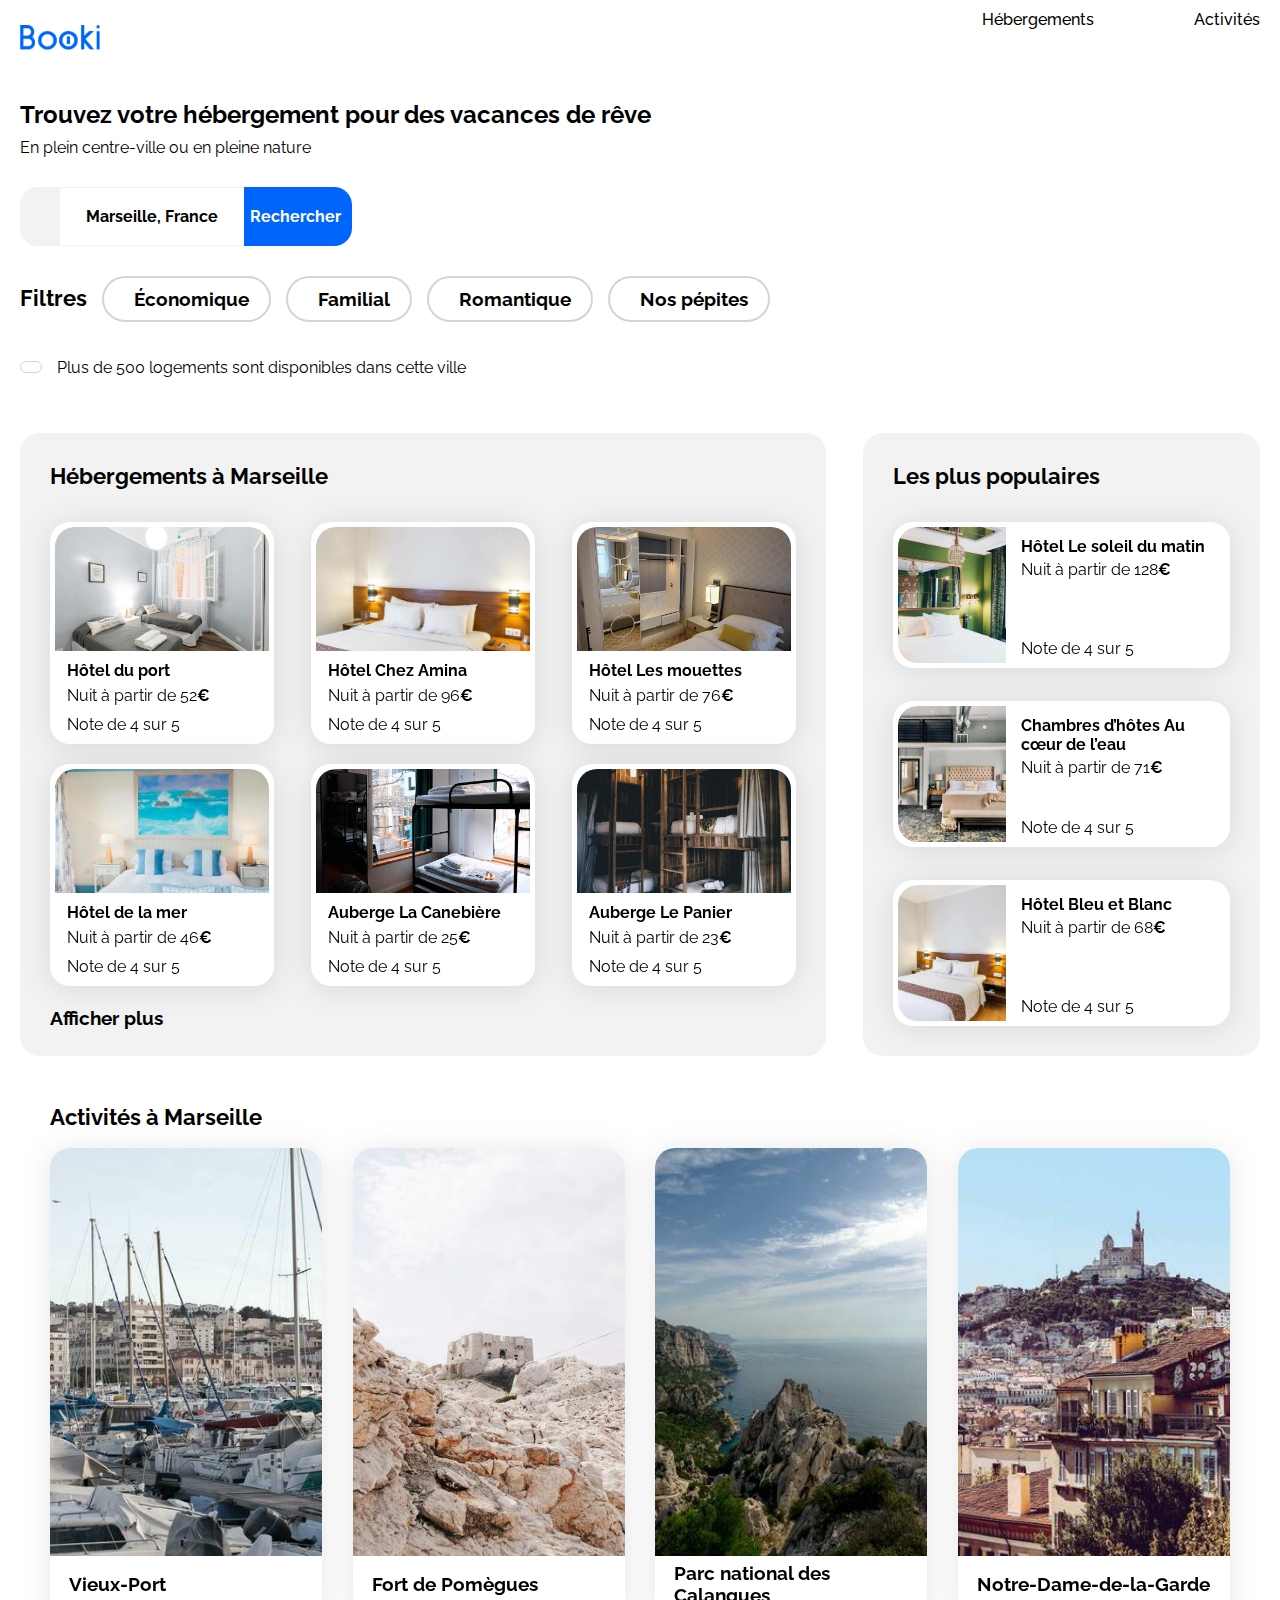
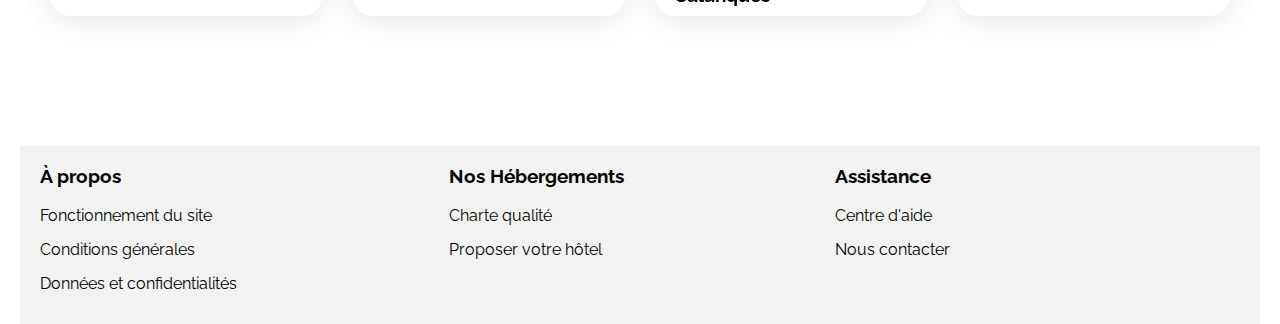
<file: index.html>
<!DOCTYPE html>
<html lang="fr">
  <head>
    <meta charset="UTF-8" />
    <meta name="viewport" content="width=device-width, initial-scale=1.0" />
    <title>Booki</title>
    <link
      rel="icon"
      type="image/svg+xtml"
      href="Fromentin_Elodie_3_images_180424/logo/Booki_onglet.png"
    />
    <link rel="preconnect" href="https://fonts.googleapis.com" />
    <link rel="preconnect" href="https://fonts.gstatic.com" crossorigin />
    <link
      href="https://fonts.googleapis.com/css2?family=Raleway:wght@400;500;700&display=swap"
      rel="stylesheet"
    />
    <link
      rel="stylesheet"
      href="https://cdnjs.cloudflare.com/ajax/libs/font-awesome/6.2.1/css/all.min.css"
      integrity="sha512-MV7K8+y+gLIBoVD59lQIYicR65iaqukzvf/nwasF0nqhPay5w/9lJmVM2hMDcnK1OnMGCdVK+iQrJ7lzPJQd1w=="
      crossorigin="anonymous"
      referrerpolicy="no-referrer"
    />
    <link rel="stylesheet" href="Fromentin_Elodie_2_CSS_180424/style.css" />
  </head>

  <body>
    <div class="main-container">
      <header>
        <img
          class="header-img"
          src="Fromentin_Elodie_3_images_180424/logo/Booki.png"
          alt="Logo Booki"
        />
        <h1>Booki</h1>
        <nav>
          <div class="a-hebergement">
            <a href="#h">Hébergements</a>
          </div>
          <div class="a-activite">
            <a href="#a">Activités</a>
          </div>
        </nav>
      </header>
      <main>
        <div class="nature-container">
          <h2 class="nature">
            Trouvez votre hébergement pour des vacances de rêve
          </h2>
          <p class="nature">En plein centre-ville ou en pleine nature</p>
        </div>
        <form method="get" action="#">
          <i class="fa-solid fa-location-dot"></i>
          <input type="text" value="Marseille, France" />
          <button>
            <span class="button-text">Rechercher</span>
            <i class="fa-solid fa-magnifying-glass"></i>
          </button>
        </form>

        <div class="filtres">
          <h3 class="filtre-title">Filtres</h3>
          <div class="filtres-content">
            <div class="filtre-ligne1">
              <div class="eco">
                <i
                  class="fa-solid fa-money-bill-wave"
                  style="color: #0065fc"
                ></i>
                <h3>Économique</h3>
              </div>
              <div class="family">
                <i class="fa-solid fa-person" style="color: #0065fc"></i>
                <h3>Familial</h3>
              </div>
            </div>
            <div class="filtre-ligne2">
              <div class="romantique">
                <i class="fa-solid fa-heart" style="color: #0065fc"></i>
                <h3>Romantique</h3>
              </div>
              <div class="pepites">
                <i class="fa-solid fa-fire" style="color: #0065fc"></i>
                <h3>Nos pépites</h3>
              </div>
            </div>
          </div>
        </div>
        <div class="info">
          <i class="fa-solid fa-info" style="color: #0065fc"></i>
          <p>Plus de 500 logements sont disponibles dans cette ville</p>
        </div>

        <div class="hebergements-and-populaires">
          <section class="hebergements" id="h">
            <h2 class="hebergement-title">Hébergements à Marseille</h2>
            <div class="hébergement-cards">
              <a class="a" href="#">
                <article class="hcard">
                  <img
                    class="himg"
                    src="Fromentin_Elodie_3_images_180424/hebergements/fred-kleber.jpg"
                    alt="Image de la chambre d'hôtel lumineuse montrant deux lits simples"
                  />
                  <div class="hcard-content">
                    <div class="card-txt">
                      <h3 class="hcard-title">Hôtel du port</h3>
                      <p class="hcard-subtitle">
                        Nuit à partir de 52<span class="euro">€</span>
                      </p>
                    </div>
                    <div class="hcard-rating">
                      <i class="hfa-xs fa-solid fa-star" aria-hidden="true"></i>
                      <i class="hfa-xs fa-solid fa-star" aria-hidden="true"></i>
                      <i class="hfa-xs fa-solid fa-star" aria-hidden="true"></i>
                      <i class="hfa-xs fa-solid fa-star" aria-hidden="true"></i>
                      <i
                        class="hfa-xs fa-solid fa-star neutral-star"
                        aria-hidden="true"
                      ></i>
                      <span class="sr-only">Note de 4 sur 5</span>
                    </div>
                  </div>
                </article>
              </a>

              <a class="a" href="#">
                <article class="hcard">
                  <img
                    class="himg"
                    src="Fromentin_Elodie_3_images_180424/hebergements/febrian-zakaria2.jpg"
                    alt="Image de la chambre d'hôtel lumineuse montrant deux lits simples et un bureau"
                  />
                  <div class="hcard-content">
                    <div class="card-txt">
                      <h3 class="hcard-title">Hôtel Chez Amina</h3>
                      <p class="hcard-subtitle">
                        Nuit à partir de 96<span class="euro">€</span>
                      </p>
                    </div>
                    <div class="hcard-rating">
                      <i class="hfa-xs fa-solid fa-star" aria-hidden="true"></i>
                      <i class="hfa-xs fa-solid fa-star" aria-hidden="true"></i>
                      <i class="hfa-xs fa-solid fa-star" aria-hidden="true"></i>
                      <i class="hfa-xs fa-solid fa-star" aria-hidden="true"></i>
                      <i
                        class="hfa-xs fa-solid fa-star neutral-star"
                        aria-hidden="true"
                      ></i>
                      <span class="sr-only">Note de 4 sur 5</span>
                    </div>
                  </div>
                </article>
              </a>
              <a class="a" href="#">
                <article class="hcard">
                  <img
                    class="himg"
                    src="Fromentin_Elodie_3_images_180424/hebergements/reisetopia.jpg"
                    alt="Image de la chambre d'hôtel montrant un lit double et un grand placard avec miroir"
                  />
                  <div class="hcard-content">
                    <div class="card-txt">
                      <h3 class="hcard-title">Hôtel Les mouettes</h3>
                      <p class="hcard-subtitle">
                        Nuit à partir de 76<span class="euro">€</span>
                      </p>
                    </div>
                    <div class="hcard-rating">
                      <i class="hfa-xs fa-solid fa-star" aria-hidden="true"></i>
                      <i class="hfa-xs fa-solid fa-star" aria-hidden="true"></i>
                      <i class="hfa-xs fa-solid fa-star" aria-hidden="true"></i>
                      <i class="hfa-xs fa-solid fa-star" aria-hidden="true"></i>
                      <i
                        class="hfa-xs fa-solid fa-star neutral-star"
                        aria-hidden="true"
                      ></i>
                      <span class="sr-only">Note de 4 sur 5</span>
                    </div>
                  </div>
                </article>
              </a>

              <a class="a" href="#">
                <article class="hcard">
                  <img
                    class="himg"
                    src="Fromentin_Elodie_3_images_180424/hebergements/annie-spratt.jpg"
                    alt="Image de la chambre d'hôtel lumineuse montrant un lit double"
                  />
                  <div class="hcard-content">
                    <div class="card-txt">
                      <h3 class="hcard-title">Hôtel de la mer</h3>
                      <p class="hcard-subtitle">
                        Nuit à partir de 46<span class="euro">€</span>
                      </p>
                    </div>
                    <div class="hcard-rating">
                      <i class="hfa-xs fa-solid fa-star" aria-hidden="true"></i>
                      <i class="hfa-xs fa-solid fa-star" aria-hidden="true"></i>
                      <i class="hfa-xs fa-solid fa-star" aria-hidden="true"></i>
                      <i class="hfa-xs fa-solid fa-star" aria-hidden="true"></i>
                      <i
                        class="hfa-xs fa-solid fa-star neutral-star"
                        aria-hidden="true"
                      ></i>
                      <span class="sr-only">Note de 4 sur 5</span>
                    </div>
                  </div>
                </article>
              </a>
              <a class="a" href="#">
                <article class="hcard">
                  <img
                    class="himg"
                    src="Fromentin_Elodie_3_images_180424/hebergements/marcus-loke.jpg"
                    alt="Image de la chambre d'hôtel montrant un lit superposé"
                  />
                  <div class="hcard-content">
                    <div class="card-txt">
                      <h3 class="hcard-title">Auberge La Canebière</h3>
                      <p class="hcard-subtitle">
                        Nuit à partir de 25<span class="euro">€</span>
                      </p>
                    </div>
                    <div class="hcard-rating">
                      <i class="hfa-xs fa-solid fa-star" aria-hidden="true"></i>
                      <i class="hfa-xs fa-solid fa-star" aria-hidden="true"></i>
                      <i class="hfa-xs fa-solid fa-star" aria-hidden="true"></i>
                      <i class="hfa-xs fa-solid fa-star" aria-hidden="true"></i>
                      <i
                        class="hfa-xs fa-solid fa-star neutral-star"
                        aria-hidden="true"
                      ></i>
                      <span class="sr-only">Note de 4 sur 5</span>
                    </div>
                  </div>
                </article>
              </a>
              <a class="a" href="#">
                <article class="hcard">
                  <img
                    class="himg"
                    src="Fromentin_Elodie_3_images_180424/hebergements/nicate-lee.jpg"
                    alt="Image de la chambre d'hôtel montrant deux lits superposés"
                  />
                  <div class="hcard-content">
                    <div class="card-txt">
                      <h3 class="hcard-title">Auberge Le Panier</h3>
                      <p class="hcard-subtitle">
                        Nuit à partir de 23<span class="euro">€</span>
                      </p>
                    </div>
                    <div class="hcard-rating">
                      <i class="hfa-xs fa-solid fa-star" aria-hidden="true"></i>
                      <i class="hfa-xs fa-solid fa-star" aria-hidden="true"></i>
                      <i class="hfa-xs fa-solid fa-star" aria-hidden="true"></i>
                      <i class="hfa-xs fa-solid fa-star" aria-hidden="true"></i>
                      <i
                        class="hfa-xs fa-solid fa-star neutral-star"
                        aria-hidden="true"
                      ></i>
                      <span class="sr-only">Note de 4 sur 5</span>
                    </div>
                  </div>
                </article>
              </a>
            </div>
            <h3 class="h">Afficher plus</h3>
          </section>

          <section class="populaires">
            <div class="populaires-title">
              <h2 class="section-title">Les plus populaires</h2>
              <i class="fa-solid fa-chart-line" aria-hidden="true"></i>
            </div>
            <div class="populaires-cards">
              <a href="#">
                <article class="card">
                  <img
                    src="./Fromentin_Elodie_3_images_180424/hebergements/emile-guillemot.jpg"
                    alt="Image de la chambre d'hôtel montrant un lit double"
                  />
                  <div class="card-content">
                    <div class="card-txt">
                      <h3 class="card-title">Hôtel Le soleil du matin</h3>
                      <p class="card-subtitle">
                        Nuit à partir de 128<span class="euro">€</span>
                      </p>
                    </div>
                    <div class="card-rating">
                      <i class="fa-xs fa-solid fa-star" aria-hidden="true"></i>
                      <i class="fa-xs fa-solid fa-star" aria-hidden="true"></i>
                      <i class="fa-xs fa-solid fa-star" aria-hidden="true"></i>
                      <i class="fa-xs fa-solid fa-star" aria-hidden="true"></i>
                      <i
                        class="fa-xs fa-solid fa-star neutral-star"
                        aria-hidden="true"
                      ></i>
                      <span class="sr-only">Note de 4 sur 5</span>
                    </div>
                  </div>
                </article>
              </a>
              <a href="#">
                <article class="card">
                  <img
                    src="./Fromentin_Elodie_3_images_180424/hebergements/aw-creative.jpg"
                    alt="Image de la chambre d'hôtel montrant un lit double"
                  />
                  <div class="card-content">
                    <div class="card-txt">
                      <h3 class="card-title">
                        Chambres d’hôtes Au cœur de l’eau
                      </h3>
                      <p class="card-subtitle">
                        Nuit à partir de 71<span class="euro">€</span>
                      </p>
                    </div>
                    <div class="card-rating">
                      <i class="fa-xs fa-solid fa-star" aria-hidden="true"></i>
                      <i class="fa-xs fa-solid fa-star" aria-hidden="true"></i>
                      <i class="fa-xs fa-solid fa-star" aria-hidden="true"></i>
                      <i class="fa-xs fa-solid fa-star" aria-hidden="true"></i>
                      <i
                        class="fa-xs fa-solid fa-star neutral-star"
                        aria-hidden="true"
                      ></i>
                      <span class="sr-only">Note de 4 sur 5</span>
                    </div>
                  </div>
                </article>
              </a>
              <a href="#">
                <article class="card">
                  <img
                    src="./Fromentin_Elodie_3_images_180424/hebergements/febrian-zakaria2.jpg"
                    alt="Image de la chambre d'hôtel montrant un lit double"
                  />
                  <div class="card-content">
                    <div class="card-txt">
                      <h3 class="card-title">Hôtel Bleu et Blanc</h3>
                      <p class="card-subtitle">
                        Nuit à partir de 68<span class="euro">€</span>
                      </p>
                    </div>
                    <div class="card-rating">
                      <i class="fa-xs fa-solid fa-star" aria-hidden="true"></i>
                      <i class="fa-xs fa-solid fa-star" aria-hidden="true"></i>
                      <i class="fa-xs fa-solid fa-star" aria-hidden="true"></i>
                      <i class="fa-xs fa-solid fa-star" aria-hidden="true"></i>
                      <i
                        class="fa-xs fa-solid fa-star neutral-star"
                        aria-hidden="true"
                      ></i>
                      <span class="sr-only">Note de 4 sur 5</span>
                    </div>
                  </div>
                </article>
              </a>
            </div>
          </section>
        </div>
        <section class="activites" id="a">
          <h2 class="activite-title">Activités à Marseille</h2>
          <div class="activite-card">
            <a class="a" href="#">
              <article class="acard">
                <img
                  class="aimg"
                  src="Fromentin_Elodie_3_images_180424/activites/reno-laithienne.jpg"
                  alt="Image du Vieux-Port de Marseille montrant les bateaux"
                />

                <div class="activite-card-txt">
                  <h3 class="acard-title">Vieux-Port</h3>
                </div>
              </article>
            </a>
            <a class="a" href="#">
              <article class="acard">
                <img
                  class="aimg"
                  src="Fromentin_Elodie_3_images_180424/activites/paul-hermann.jpg"
                  alt="Image du Fort de Pomègues"
                />

                <div class="activite-card-txt">
                  <h3 class="acard-title">Fort de Pomègues</h3>
                </div>
              </article>
            </a>
            <a class="a" href="#">
              <article class="acard">
                <img
                  class="aimg"
                  src="Fromentin_Elodie_3_images_180424/activites/kilyan-sockalingum.jpg"
                  alt="Image d'une calanque, vue sur la mer et l'horizon"
                />

                <div class="activite-card-txt">
                  <h3 class="acard-title">Parc national des Calanques</h3>
                </div>
              </article>
            </a>
            <a class="a" href="#">
              <article class="acard">
                <img
                  class="aimg"
                  src="Fromentin_Elodie_3_images_180424/activites/florian-wehde.jpg"
                  alt="Image de Notre-Dame-de-la-Garde surplombant Marseille"
                />

                <div class="activite-card-txt">
                  <h3 class="acard-title">Notre-Dame-de-la-Garde</h3>
                </div>
              </article>
            </a>
          </div>
        </section>
      </main>
      <footer>
        <div class="footer">
          <div class="a_propos">
            <h3>À propos</h3>
            <ul>
              <li><a href="#">Fonctionnement du site</a></li>
              <li><a href="#">Conditions générales</a></li>
              <li><a href="#">Données et confidentialités</a></li>
            </ul>
          </div>
          <div class="nos_hebergements">
            <h3>Nos Hébergements</h3>
            <ul>
              <li><a href="#">Charte qualité</a></li>
              <li><a href="#">Proposer votre hôtel</a></li>
            </ul>
          </div>
          <div class="assistance">
            <h3>Assistance</h3>
            <ul>
              <li><a href="#">Centre d'aide</a></li>
              <li><a href="#">Nous contacter</a></li>
            </ul>
          </div>
        </div>
      </footer>
    </div>
  </body>
</html>
</file>
<file: Fromentin_Elodie_2_CSS_180424/style.css>
/***************************** General ************************/
* {
  font-family: "Raleway", sans-serif;
}

:root {
  --main-color: #0065fc;
  --main-bg-color: #f2f2f2;
  --filter-bg-color: #deebff;
}
.fa-solid {
  color: var(--main-color);
}
body {
  margin: auto;
  justify-content: center;
  padding-left: 20px;
  padding-right: 20px;
  max-width: 1440px;
  min-width: 375px;
}

h1 {
  display: none;
}

a {
  color: inherit;
  text-decoration: none;
}

.section-title {
  margin: 0;
  font-size: 22px;
}

.card {
  background-color: white;
  border-radius: 20px;
  padding: 5px;
  filter: drop-shadow(0px 3px 15px rgba(0, 0, 0, 0.1));
}

.card img {
  object-fit: cover;
}

.card-title {
  font-size: 16px;
}

.euro {
  font-weight: 700;
}

.neutral-star {
  color: var(--main-bg-color);
}

/***************************** Header **********************************/
header {
  display: flex;
  justify-content: space-between;
  align-items: flex-start;
  padding-bottom: 30px;
}

nav {
  display: flex;
  align-items: center;
  margin-top: 0px;
  gap: 100px;
}

nav .a-hebergement:hover,
nav .a-activite:hover {
  color: #0065fc;
  border-top: 2px solid #0065fc;
  display: flex;
  align-items: flex-start;
}
/*** lien vers la section hebergement, lien vers la section activité***/
.a-hebergement,
.a-activite {
  font-weight: 500;
  padding-top: 10px;
}

.header-img {
  height: 25px;
  padding-top: 25px;
}

.main-container {
  width: 100%;
}

/******************************** Centre ville ou nature *******************************/

/***titre "trouvez votre hébergement..."***/
h2.nature {
  margin-bottom: 0px;
}
/*** paragraphe "centre-ville ou..."***/
p.nature {
  margin-top: 9px;
}

/********************************** Formulaire *******************************************/

form {
  background-color: #f2f2f2;
  display: flex;
  width: fit-content;
  margin-top: 30px;
  margin-bottom: 30px;
  border-radius: 18px;
  flex-direction: row;
  flex-wrap: wrap;
  align-content: center;
  justify-content: space-between;
  align-items: center;
  height: 59px;
}

input {
  border-style: none;
  margin-top: 0px;
  margin-bottom: 0px;
  text-align: center;
  height: 55px;
  width: 180px;
  font-size: 1em;
  color: black;
  margin-block-start: 1em;
  margin-block-end: 1em;
  margin-inline-start: 0px;
  margin-inline-end: 0px;
  font-weight: bold;
  unicode-bidi: isolate;
}

i.fa-solid.fa-location-dot {
  color: black;
  padding-left: 20px;
  padding-right: 20px;
}

button {
  display: flex;
  align-items: center;
  width: 108px;
  font-weight: bold;
  font-size: 1em;
  border: none;
  height: 59px;
  background-color: #0065fc;
  color: white;
  font-weight: bold;
  border-radius: 0px 18px 18px 0px;
  align-items: center;
  cursor: pointer;
}
/***utilisé uniquement dans les media queries***/
.fa-solid.fa-magnifying-glass {
  border: none;
  visibility: hidden;
  width: 0;
}
/********************************* Filtres ******************************/

.filtres {
  display: flex;
  align-items: center;
}
.filtres-content {
  display: flex;
  justify-content: flex-start;
  margin-bottom: 20px;
  gap: 15px;
  align-items: center;
}

.filtre-title {
  margin-top: 0px;
  padding-right: 15px;
  font-size: 22px;
}

.filtre-ligne1,
.filtre-ligne2 {
  display: flex;
  gap: 15px;
}
.eco,
.family,
.romantique,
.pepites {
  display: flex;
  justify-content: space-around;
  align-items: center;
  border: 2.5px solid #d4d4d4;
  border-radius: 30px;
  padding: 0px 20px;
}

i.fa-solid.fa-money-bill-wave,
i.fa-solid.fa-person,
i.fa-solid.fa-heart,
i.fa-solid.fa-fire {
  padding-right: 10px;
}
.eco h3,
.family h3,
.romantique h3,
.pepites h3 {
  margin-top: 10px;
  margin-bottom: 10px;
}
.eco:hover,
.family:hover,
.romantique:hover,
.pepites:hover {
  background-color: #deebff;
  text-decoration: none;
}

/********************************* Info **********************************/

.info {
  display: flex;
  align-items: center;
  margin-bottom: 40px;
  gap: 5px;
}
.info p {
  padding-left: 10px;
}
i.fa-solid.fa-info {
  padding: 0px 10px;
  border: 1.5px solid #d4d4d4;
  border-radius: 90px;
  padding: 5px 10px;
}

/********************* Hebergements And Populaires *********************/
.hebergements-and-populaires {
  display: flex;
  justify-content: space-between;
  max-width: 1440px;
}

.hebergements-and-populaires section {
  padding: 30px;
  box-sizing: border-box;
}

/*************************** Hebergements ****************************/
.hebergements {
  background-color: #f2f2f2;
  border-radius: 20px;
  width: 65%;
  height: 623px;
}

.hebergement-title {
  margin-top: 0px;
  margin-bottom: 33px;
  font-size: 22px;
}

.hébergement-cards {
  display: flex;
  flex-wrap: wrap;
  justify-content: space-between;
  height: 485px;
}
/***container cartes hébergement prise individuellement***/
.a {
  color: inherit;
  text-decoration: none;
  width: 30%;
}
/***contenu cartes hébergement prise individuellement***/
.hcard {
  background-color: white;
  border-radius: 20px;
  padding: 5px;
  filter: drop-shadow(0px 3px 15px rgba(0, 0, 0, 0.1));
  display: flex;
  flex-direction: column;
  align-content: flex-start;
}

.hcard-content {
  padding-left: 12px;
}

.hcard-title {
  font-size: 16px;
  margin-top: 10px;
  margin-bottom: 6px;
  white-space: nowrap;
  overflow: hidden;
  text-overflow: ellipsis;
}

.hcard-subtitle {
  margin: 0;
}

.hcard-rating {
  padding-top: 10px;
  margin-bottom: 5px;
}
/***étoiles hébergement***/
.hfa-xs {
  font-size: 0.9em;
  line-height: 0.08333em;
  vertical-align: 0.125em;
}
/*** image hébergement***/
.himg {
  height: 124px;
  width: 100%;
  border-radius: 20px 20px 0px 0px;
  object-fit: cover;
}
/*** mention "afficher plus"***/
h3.h {
  margin-top: 0px;
  margin-bottom: 20px;
  cursor: pointer;
}

/*************************** Populaires *******************************/

.populaires {
  width: 32%;
  background-color: #f2f2f2;
  border-radius: 20px;
}

.populaires-title {
  display: flex;
  justify-content: space-between;
  align-items: center;
}

.populaires-cards .card {
  display: flex;
  margin-top: 33px;
}

.populaires-cards img {
  width: 33%;
  height: 136px;
  border-top-left-radius: 20px;
  border-bottom-left-radius: 20px;
}

.populaires-cards .card-content {
  width: 67%;
  padding-left: 15px;
  display: flex;
  flex-direction: column;
  justify-content: space-between;
  box-sizing: border-box;
}

.populaires-cards .card-title {
  margin-top: 10px;
  margin-bottom: 4px;
}

.populaires-cards .card-subtitle {
  margin: 0;
}

.populaires-cards .card-rating {
  margin-bottom: 5px;
}

/****************************** Activités ***************************/
/*** container activité***/
.activites {
  padding: 30px;
  box-sizing: border-box;
  max-width: 1440px;
}

.activite-title {
  display: flex;
  justify-content: space-between;
  align-items: center;
  font-size: 22px;
}
/***container cartes activités***/
.activite-card {
  display: flex;
  justify-content: flex-start;
  gap: 30px;
}
/*** cartes activités prise individuellement***/
.acard {
  display: flex;
  flex-direction: column;
  height: 468px;
  width: 99.9%;
  background-color: white;
  border-radius: 20px;
  filter: drop-shadow(0px 3px 15px rgba(0, 0, 0, 0.1));
  margin-bottom: 30px;
}

.activite-card-txt {
  height: 55px;
  display: flex;
  align-items: center;
}

.aimg {
  height: 408px;
  width: 100%;
  object-fit: cover;
  border-radius: 20px 20px 0px 0px;
}

.acard-title {
  display: flex;
  padding: 19px;
  margin-top: 0px;
  margin-bottom: 0px;
  border-radius: 0px 0px 20px 20px;
}

/******************************* Footer *******************************/

.footer {
  background-color: #f2f2f2;
  box-sizing: border-box;
  display: flex;
  justify-content: space-between;
  padding: 0px 25% 0px 20px;
  margin-top: 70px;
}

li {
  list-style: none;
  padding-bottom: 15px;
}

ul {
  padding: 0;
}

/********************************************* Media queries ***************************************/

/***************** Medium devices (tablets, less/equal than 1024px) ******************/

@media screen and (max-width: 1024px) {
  body {
    max-width: 1024px;
    min-width: 769px;
  }

  nav {
    gap: 60px;
  }

  .filtres {
    display: flex;
    flex-direction: column;
    align-items: flex-start;
  }

  .hebergements-and-populaires {
    flex-direction: column;
  }

  .hebergements {
    width: 100%;
  }

  .populaires {
    width: 100%;
    margin-top: 50px;
  }

  .populaires-cards {
    display: flex;
    flex-direction: row;
    justify-content: space-between;
  }

  .populaires-cards a {
    width: 30%;
  }

  .populaires-cards .card-title {
    font-size: 14px;
  }

  .populaires-cards .card-subtitle {
    font-size: 13px;
  }

  .aimg {
    height: 208px;
  }

  .acard {
    height: 268px;
  }

  .footer {
    gap: 15px;
    padding: 0px 15% 0px 20px;
  }
}

/***************** Small devices (phones, less than 768px) ****************/

@media screen and (max-width: 768px) {
  body {
    max-width: 768px;
    min-width: 375px;
    padding: 0;
  }

  header {
    display: flex;
    align-items: center;
    flex-direction: column;
  }

  nav {
    display: flex;
    flex-direction: row;
    width: 100%;
    gap: 0;
    justify-content: space-around;
  }

  .a-hebergement,
  .a-activite {
    width: 50%;
    display: flex;
    justify-content: center;
    padding-top: 20px;
    padding-bottom: 10px;
  }

  nav .a-hebergement:hover,
  nav .a-activite:hover {
    color: #0065fc;
    border-bottom: 2px solid #0065fc;
    border-top: none;
  }

  .nature-container {
    margin: auto;
    display: flex;
    flex-direction: column;
    flex-wrap: wrap;
    padding: 0px 15px 0px 15px;
  }

  h2.nature {
    display: flex;
    flex-wrap: wrap;
    flex-direction: column;
  }

  form {
    background: none;
    display: flex;
    flex-wrap: nowrap;
    margin: auto;
    justify-content: flex-start;
    padding-left: 15px;
    width: 93%;
    max-width: 93%;
    margin-left: 0px;
    height: 40px;
  }

  input {
    height: 36px;
    width: 80%;
    min-width: 69%;
    border-top: 1px solid #f2f2f2;
    border-bottom: 1px solid #f2f2f2;
  }

  .fa-solid.fa-location-dot {
    background-color: #f2f2f2;
    padding: 12px 20px 12px 20px;
    border-radius: 18px 0px 0px 18px;
  }

  button {
    display: flex;
    justify-content: center;
    height: 40px;
    width: 10%;
    max-width: 16px;
    min-width: 40px;
    padding: 1px 0px 1px 0px;
    border-radius: 13px;
    margin-left: -10px;
  }

  button:hover {
    filter: drop-shadow(0px 4px 5px #777676);
  }

  .button-text {
    visibility: hidden;
    width: 0;
    padding: 0;
  }

  .fa-solid.fa-magnifying-glass {
    visibility: visible;
    width: 16px;
    color: white;
    background-color: #0065fc;
    display: flex;
    align-items: center;
    justify-content: center;
  }

  .filtres {
    padding: 20px 15px 0px 15px;
  }

  .filtres-content {
    display: flex;
    flex-wrap: wrap;
  }

  .filtre-ligne1,
  .filtre-ligne2 {
    display: flex;
    justify-content: space-between;
    width: 100%;
  }

  .eco,
  .family,
  .romantique,
  .pepites {
    display: flex;
    justify-content: center;
    width: 43%;
  }

  .eco h3,
  .family h3,
  .romantique h3,
  .pepites h3 {
    font-size: 16px;
  }

  .info {
    padding-left: 15px;
    margin-bottom: 0;
  }

  .hebergements-and-populaires {
    display: flex;
    flex-direction: column-reverse;
  }

  .hebergements {
    background-color: white;
    display: flex;
    flex-direction: column;
    height: auto;
  }

  .hebergement-title {
    display: flex;
    flex-direction: column;
    margin-bottom: 0;
  }

  .hébergement-cards {
    display: block;
    flex-direction: column;
    flex-wrap: nowrap;
    height: auto;
  }

  .hcard {
    margin-top: 15px;
  }

  h3.h {
    margin-top: 15px;
  }

  .populaires {
    border-radius: 0;
    display: flex;
    flex-direction: column;
    margin-top: 25px;
  }

  .populaires-cards {
    display: block;
    flex-direction: column;
  }

  .populaires-cards .card {
    margin-top: 15px;
  }

  .container-activite,
  .activites,
  .footer {
    display: flex;
    flex-direction: column;
  }

  .activite-title {
    display: flex;
    flex-direction: column;
    align-items: flex-start;
  }

  .activite-card {
    display: block;
    flex-direction: column;
    margin-top: 15px;
  }
}
</file>
